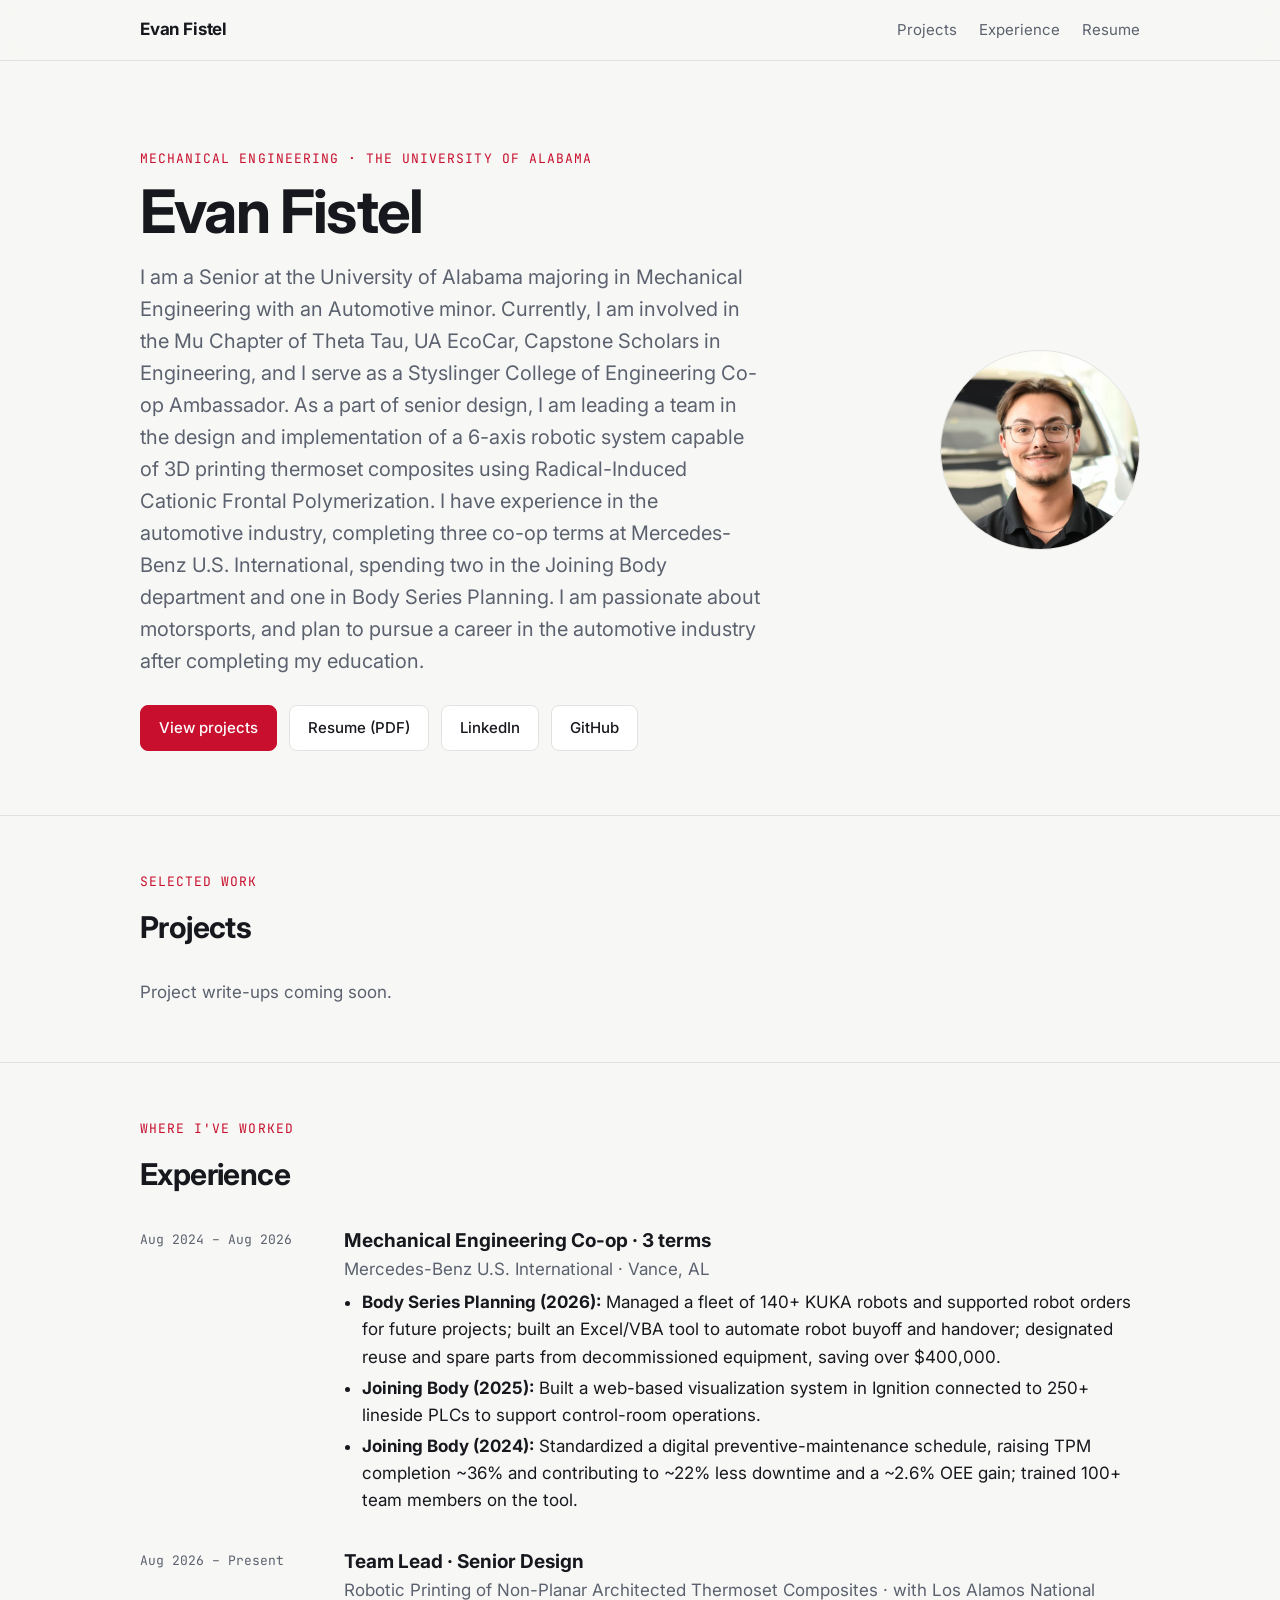
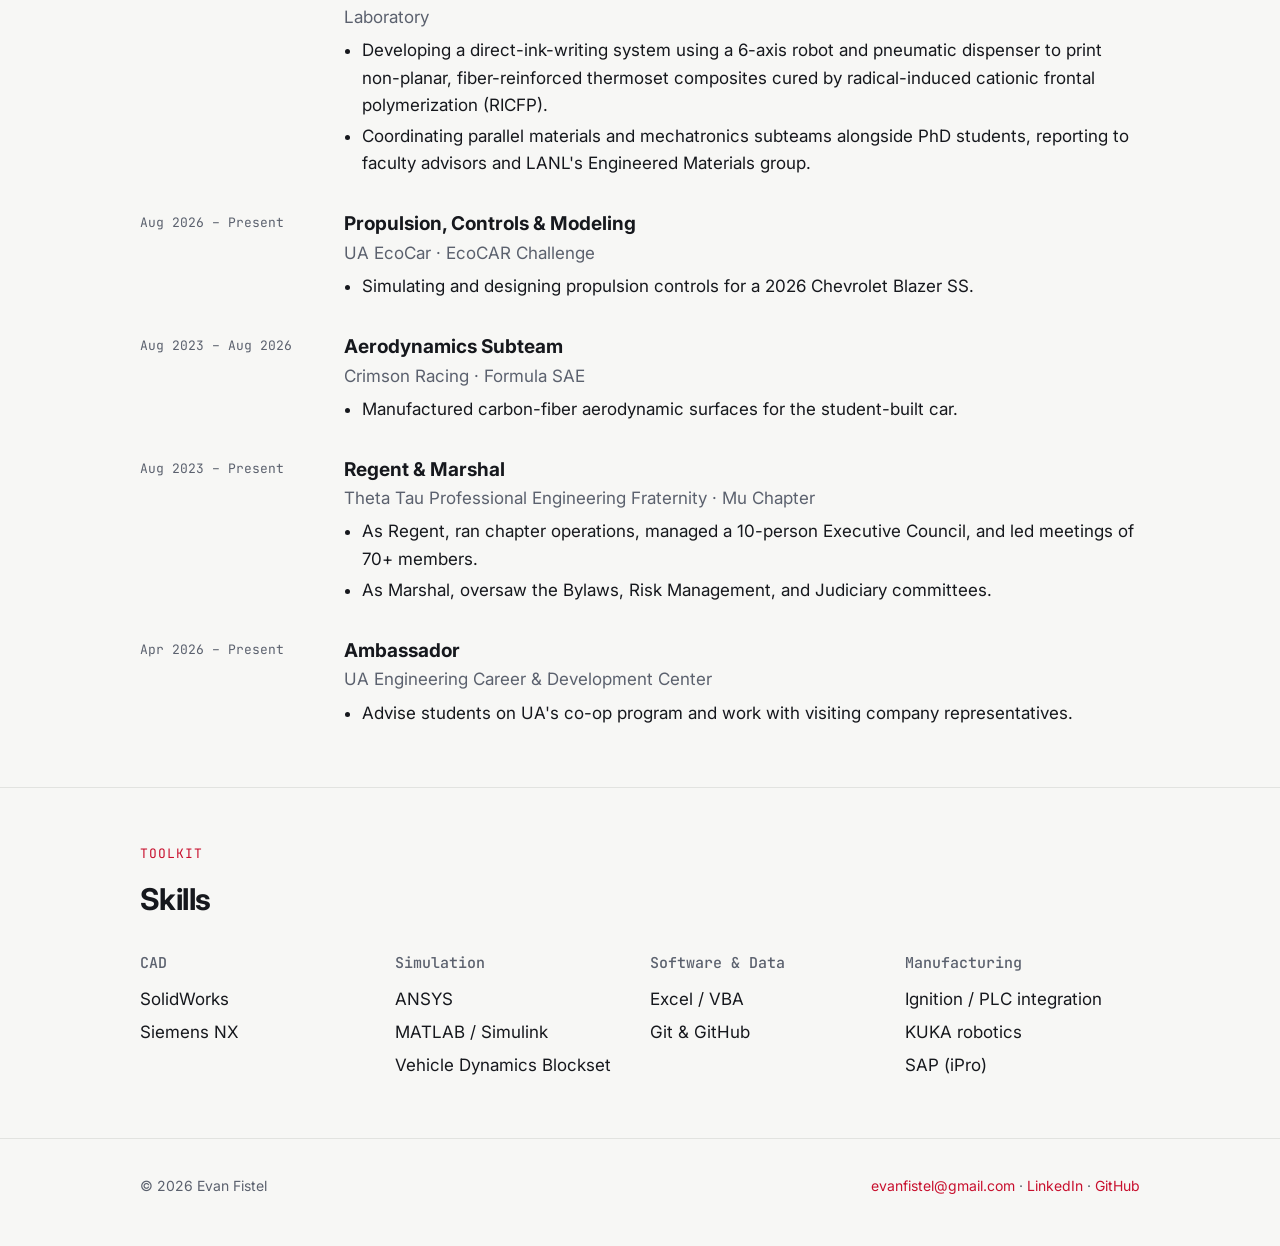
<file: index.html>
<!doctype html>
<html lang="en">
<head>
  <meta charset="utf-8">
  <meta name="viewport" content="width=device-width, initial-scale=1">
  <title>Evan Fistel — Mechanical Engineering</title>
  <meta name="description" content="Evan Fistel — Mechanical Engineering student at The University of Alabama. Vehicle dynamics, motorsport, CAD, FEA and simulation projects.">
  <link rel="preconnect" href="https://fonts.googleapis.com">
  <link rel="preconnect" href="https://fonts.gstatic.com" crossorigin>
  <link href="https://fonts.googleapis.com/css2?family=Inter:wght@400;500;700&family=JetBrains+Mono:wght@400;500&display=swap" rel="stylesheet">
  <link rel="stylesheet" href="assets/css/style.css">
</head>
<body>

<nav class="nav">
  <div class="wrap">
    <a class="brand" href="index.html">Evan Fistel</a>
    <ul>
      <li><a href="#projects">Projects</a></li>
      <li><a href="#experience">Experience</a></li>
      <li><a class="resume-link" href="assets/Evan_Fistel_Resume.pdf">Resume</a></li>
    </ul>
  </div>
</nav>

<header class="hero">
  <div class="wrap hero-grid">
    <div>
      <p class="eyebrow">Mechanical Engineering · The University of Alabama</p>
      <h1>Evan Fistel</h1>
      <p class="lead">
        I am a Senior at the University of Alabama majoring in Mechanical Engineering with an
        Automotive minor. Currently, I am involved in the Mu Chapter of Theta Tau, UA EcoCar,
        Capstone Scholars in Engineering, and I serve as a Styslinger College of Engineering Co-op
        Ambassador. As a part of senior design, I am leading a team in the design and implementation
        of a 6-axis robotic system capable of 3D printing thermoset composites using Radical-Induced
        Cationic Frontal Polymerization. I have experience in the automotive industry, completing
        three co-op terms at Mercedes-Benz U.S. International, spending two in the Joining Body
        department and one in Body Series Planning. I am passionate about motorsports, and plan to
        pursue a career in the automotive industry after completing my education.
      </p>
      <div class="links">
        <a class="btn primary" href="#projects">View projects</a>
        <a class="btn resume-link" href="assets/Evan_Fistel_Resume.pdf">Resume (PDF)</a>
        <a class="btn" href="https://www.linkedin.com/in/EvanFistel">LinkedIn</a>
        <a class="btn" href="https://github.com/evanfistel">GitHub</a>
      </div>
    </div>
    <!-- Drop your headshot at assets/img/headshot.jpg -->
    <img class="headshot" src="assets/img/headshot.jpg" alt="Evan Fistel" onerror="this.remove()">
  </div>
</header>

<main>

  <!-- ================= PROJECTS ================= -->
  <section id="projects">
    <div class="wrap">
      <p class="eyebrow">Selected work</p>
      <h2>Projects</h2>

      <!-- To add a project: copy one <a class="card"> block, point href at its page in /projects,
           and drop a 16:9 image in assets/img/. Delete any card you haven't built yet. -->
      <div class="grid">
        <!-- Project cards go here -->
      </div>
      <p style="color:var(--muted)">Project write-ups coming soon.</p>
    </div>
  </section>

  <!-- ================= EXPERIENCE ================= -->
  <section id="experience">
    <div class="wrap">
      <p class="eyebrow">Where I've worked</p>
      <h2>Experience</h2>

      <div class="timeline">

        <div class="role">
          <div class="when">Aug 2024 – Aug 2026</div>
          <div>
            <h3>Mechanical Engineering Co-op · 3 terms</h3>
            <p class="org">Mercedes-Benz U.S. International · Vance, AL</p>
            <ul>
              <li><strong>Body Series Planning (2026):</strong> Managed a fleet of 140+ KUKA robots and supported robot orders for future projects; built an Excel/VBA tool to automate robot buyoff and handover; designated reuse and spare parts from decommissioned equipment, saving over $400,000.</li>
              <li><strong>Joining Body (2025):</strong> Built a web-based visualization system in Ignition connected to 250+ lineside PLCs to support control-room operations.</li>
              <li><strong>Joining Body (2024):</strong> Standardized a digital preventive-maintenance schedule, raising TPM completion ~36% and contributing to ~22% less downtime and a ~2.6% OEE gain; trained 100+ team members on the tool.</li>
            </ul>
          </div>
        </div>

        <div class="role">
          <div class="when">Aug 2026 – Present</div>
          <div>
            <h3>Team Lead · Senior Design</h3>
            <p class="org">Robotic Printing of Non-Planar Architected Thermoset Composites · with Los Alamos National Laboratory</p>
            <ul>
              <li>Developing a direct-ink-writing system using a 6-axis robot and pneumatic dispenser to print non-planar, fiber-reinforced thermoset composites cured by radical-induced cationic frontal polymerization (RICFP).</li>
              <li>Coordinating parallel materials and mechatronics subteams alongside PhD students, reporting to faculty advisors and LANL's Engineered Materials group.</li>
            </ul>
          </div>
        </div>

        <div class="role">
          <div class="when">Aug 2026 – Present</div>
          <div>
            <h3>Propulsion, Controls &amp; Modeling</h3>
            <p class="org">UA EcoCar · EcoCAR Challenge</p>
            <ul>
              <li>Simulating and designing propulsion controls for a 2026 Chevrolet Blazer SS.</li>
            </ul>
          </div>
        </div>

        <div class="role">
          <div class="when">Aug 2023 – Aug 2026</div>
          <div>
            <h3>Aerodynamics Subteam</h3>
            <p class="org">Crimson Racing · Formula SAE</p>
            <ul>
              <li>Manufactured carbon-fiber aerodynamic surfaces for the student-built car.</li>
            </ul>
          </div>
        </div>

        <div class="role">
          <div class="when">Aug 2023 – Present</div>
          <div>
            <h3>Regent &amp; Marshal</h3>
            <p class="org">Theta Tau Professional Engineering Fraternity · Mu Chapter</p>
            <ul>
              <li>As Regent, ran chapter operations, managed a 10-person Executive Council, and led meetings of 70+ members.</li>
              <li>As Marshal, oversaw the Bylaws, Risk Management, and Judiciary committees.</li>
            </ul>
          </div>
        </div>

        <div class="role">
          <div class="when">Apr 2026 – Present</div>
          <div>
            <h3>Ambassador</h3>
            <p class="org">UA Engineering Career &amp; Development Center</p>
            <ul>
              <li>Advise students on UA's co-op program and work with visiting company representatives.</li>
            </ul>
          </div>
        </div>

      </div>
    </div>
  </section>

  <!-- ================= SKILLS ================= -->
  <section id="skills">
    <div class="wrap">
      <p class="eyebrow">Toolkit</p>
      <h2>Skills</h2>
      <div class="skills">
        <div class="skill-group">
          <h3>CAD</h3>
          <ul><li>SolidWorks</li><li>Siemens NX</li></ul>
        </div>
        <div class="skill-group">
          <h3>Simulation</h3>
          <ul><li>ANSYS</li><li>MATLAB / Simulink</li><li>Vehicle Dynamics Blockset</li></ul>
        </div>
        <div class="skill-group">
          <h3>Software &amp; Data</h3>
          <ul><li>Excel / VBA</li><li>Git &amp; GitHub</li></ul>
        </div>
        <div class="skill-group">
          <h3>Manufacturing</h3>
          <ul><li>Ignition / PLC integration</li><li>KUKA robotics</li><li>SAP (iPro)</li></ul>
        </div>
      </div>
    </div>
  </section>


</main>

<footer>
  <div class="wrap">
    <span>© 2026 Evan Fistel</span>
    <span>
      <a href="mailto:evanfistel@gmail.com">evanfistel@gmail.com</a> ·
      <a href="https://www.linkedin.com/in/EvanFistel">LinkedIn</a> ·
      <a href="https://github.com/evanfistel">GitHub</a>
    </span>
  </div>
</footer>

<script>
  // Hide resume links until assets/Evan_Fistel_Resume.pdf is uploaded
  fetch('assets/Evan_Fistel_Resume.pdf', {method:'HEAD'}).then(r => {
    if (!r.ok) document.querySelectorAll('.resume-link').forEach(a => (a.closest('li') || a).remove());
  }).catch(() => {});
</script>
</body>
</html>
</file>
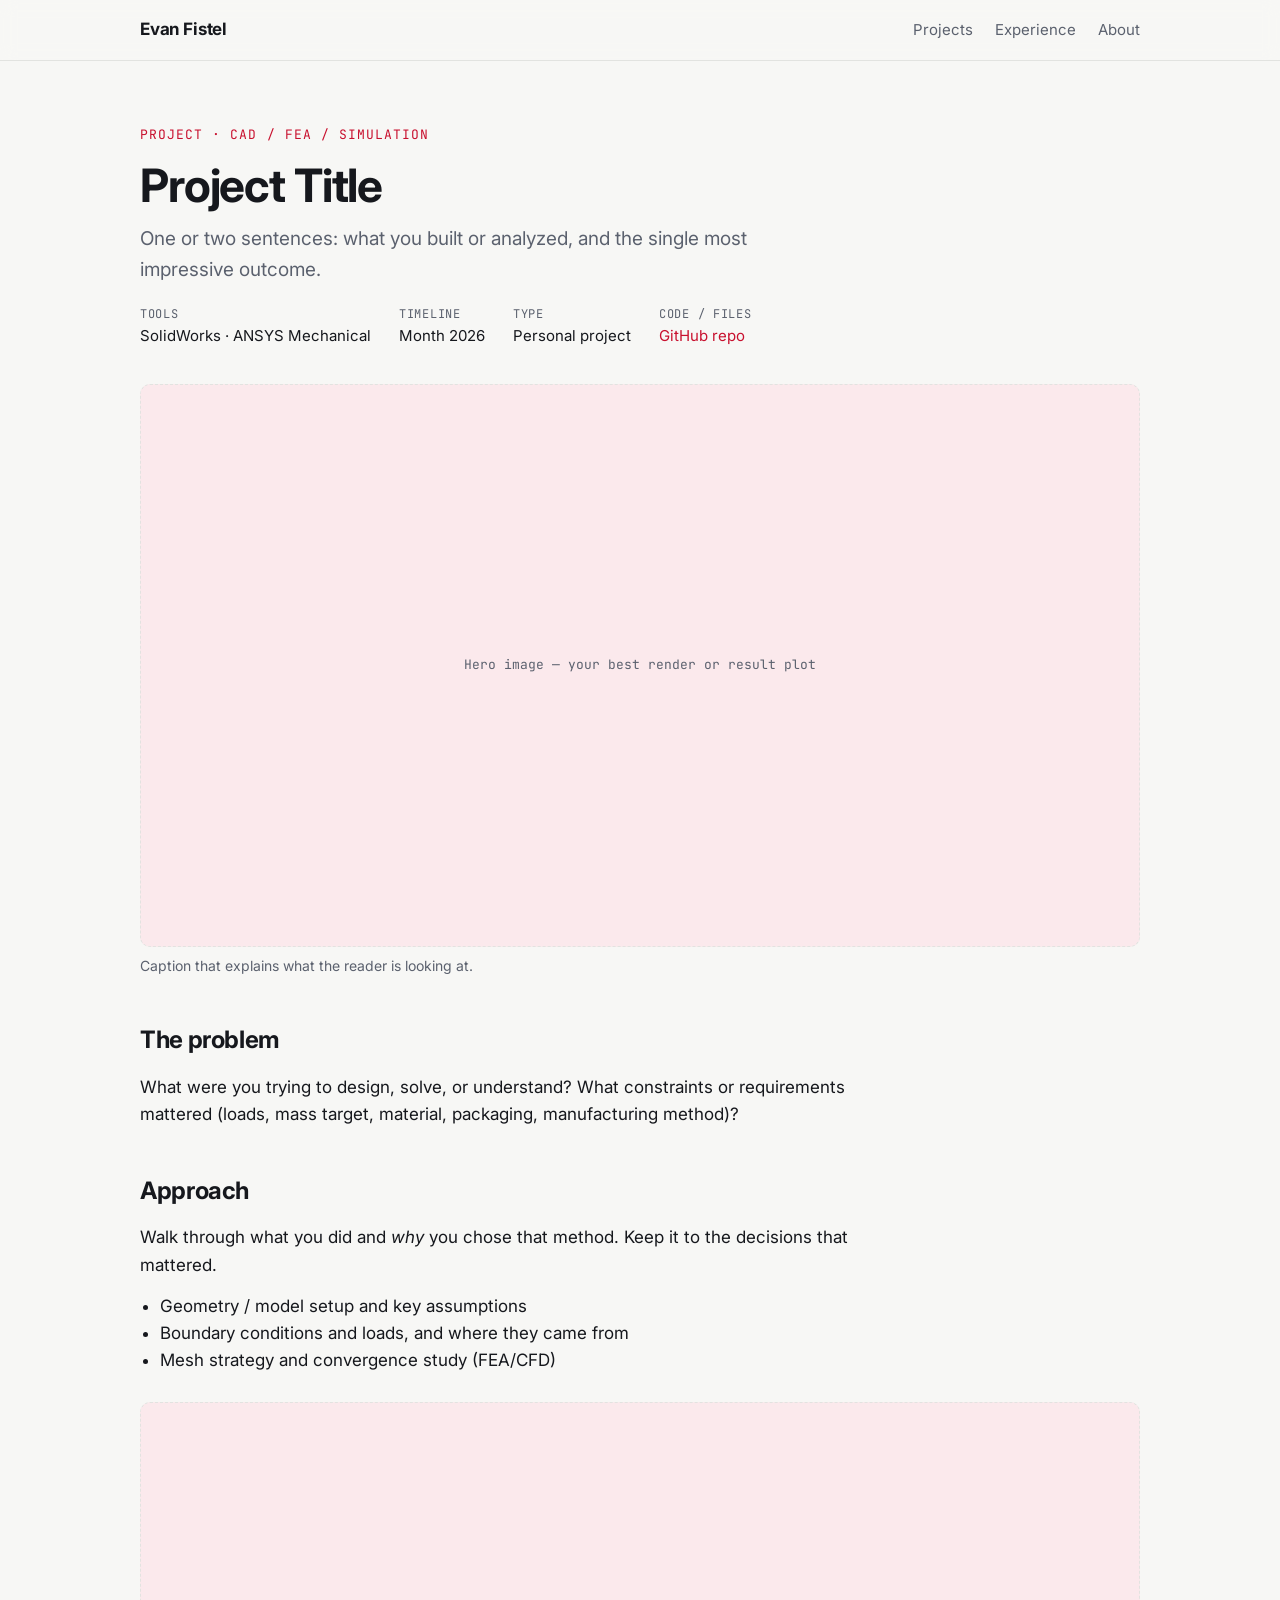
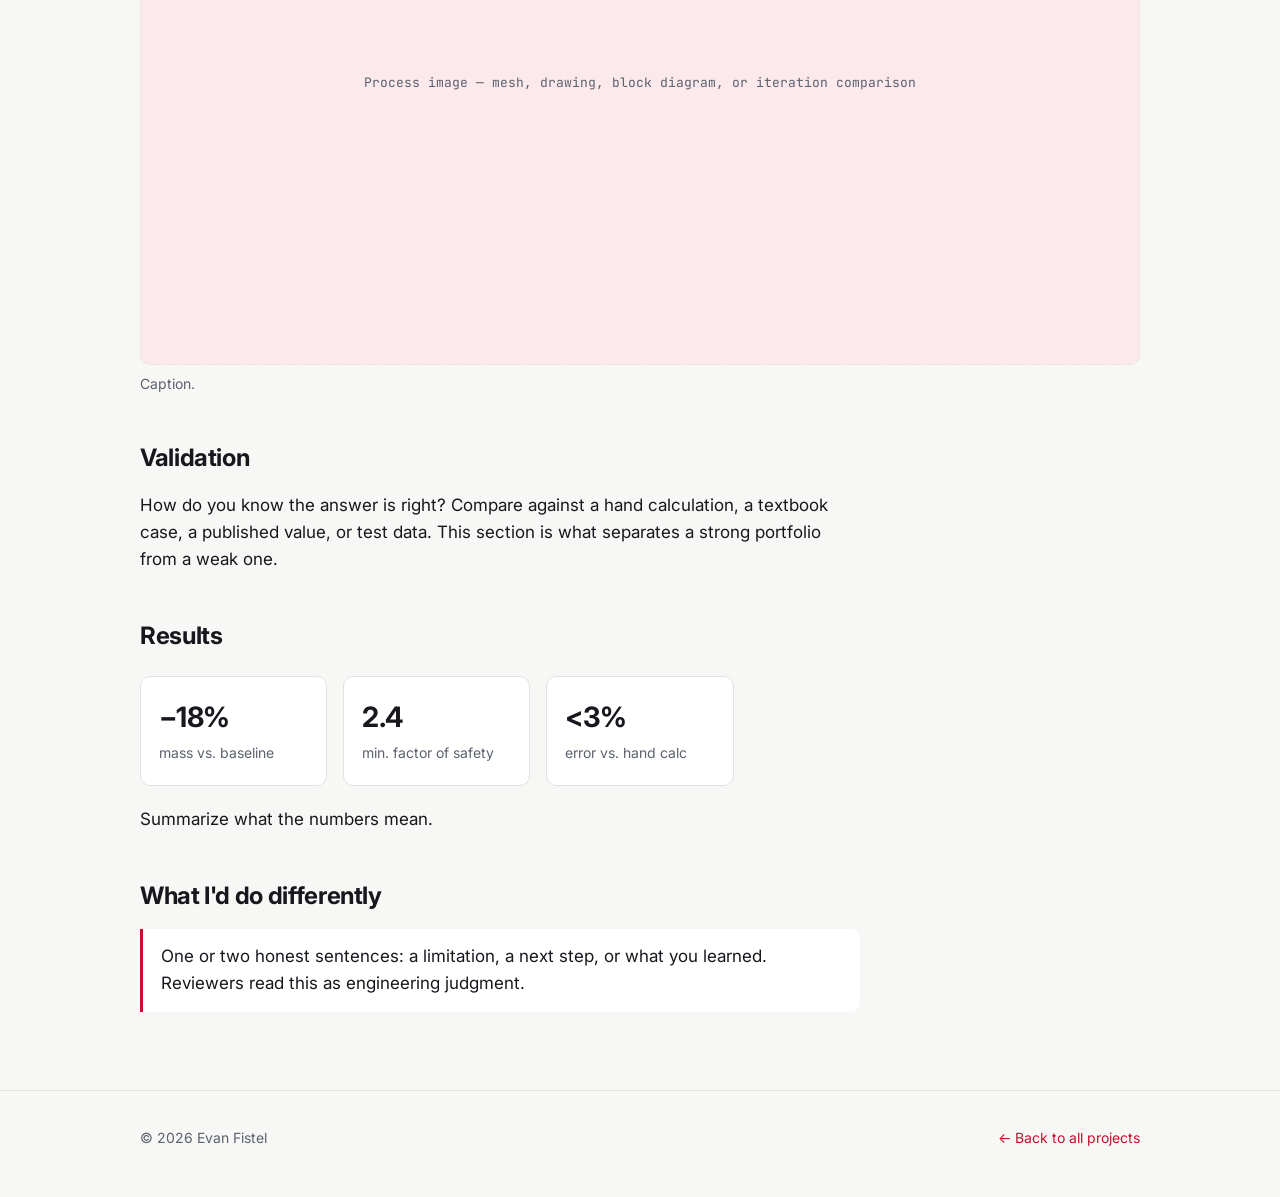
<file: projects/_template.html>
<!doctype html>
<html lang="en">
<head>
  <meta charset="utf-8">
  <meta name="viewport" content="width=device-width, initial-scale=1">
  <!-- 1. Change the title -->
  <title>Project Title — Evan Fistel</title>
  <link rel="preconnect" href="https://fonts.googleapis.com">
  <link rel="preconnect" href="https://fonts.gstatic.com" crossorigin>
  <link href="https://fonts.googleapis.com/css2?family=Inter:wght@400;500;700&family=JetBrains+Mono:wght@400;500&display=swap" rel="stylesheet">
  <link rel="stylesheet" href="../assets/css/style.css">
</head>
<body>

<!--
  HOW TO USE THIS TEMPLATE
  1. Copy this file and rename it (e.g. projects/upright-fea.html). Keep _template.html untouched.
  2. Fill in each section. Delete the placeholder <div class="placeholder"> blocks and
     replace them with <img src="../assets/img/your-image.png" alt="describe it">.
  3. Add a card for it on index.html.
  Rule of thumb: a recruiter should get the whole story from the headings, images and results alone.
-->

<nav class="nav">
  <div class="wrap">
    <a class="brand" href="../index.html">Evan Fistel</a>
    <ul>
      <li><a href="../index.html#projects">Projects</a></li>
      <li><a href="../index.html#experience">Experience</a></li>
      <li><a href="../index.html#about">About</a></li>
    </ul>
  </div>
</nav>

<article class="article">
  <div class="wrap">
    <header>
      <p class="eyebrow">Project · CAD / FEA / Simulation</p>
      <h1>Project Title</h1>
      <p class="lead" style="font-size:19px;color:var(--muted);max-width:700px">
        One or two sentences: what you built or analyzed, and the single most impressive outcome.
      </p>
      <div class="meta">
        <div><span>Tools</span>SolidWorks · ANSYS Mechanical</div>
        <div><span>Timeline</span>Month 2026</div>
        <div><span>Type</span>Personal project</div>
        <div><span>Code / files</span><a href="https://github.com/evanfistel/REPO">GitHub repo</a></div>
      </div>
    </header>

    <figure>
      <div class="placeholder">Hero image — your best render or result plot</div>
      <figcaption>Caption that explains what the reader is looking at.</figcaption>
    </figure>

    <h2>The problem</h2>
    <p>What were you trying to design, solve, or understand? What constraints or requirements mattered
       (loads, mass target, material, packaging, manufacturing method)?</p>

    <h2>Approach</h2>
    <p>Walk through what you did and <em>why</em> you chose that method. Keep it to the decisions that mattered.</p>
    <ul>
      <li>Geometry / model setup and key assumptions</li>
      <li>Boundary conditions and loads, and where they came from</li>
      <li>Mesh strategy and convergence study (FEA/CFD)</li>
    </ul>

    <figure>
      <div class="placeholder">Process image — mesh, drawing, block diagram, or iteration comparison</div>
      <figcaption>Caption.</figcaption>
    </figure>

    <h2>Validation</h2>
    <p>How do you know the answer is right? Compare against a hand calculation, a textbook case,
       a published value, or test data. This section is what separates a strong portfolio from a weak one.</p>

    <h2>Results</h2>
    <div class="results">
      <div class="stat"><b>−18%</b><span>mass vs. baseline</span></div>
      <div class="stat"><b>2.4</b><span>min. factor of safety</span></div>
      <div class="stat"><b>&lt;3%</b><span>error vs. hand calc</span></div>
    </div>
    <p>Summarize what the numbers mean.</p>

    <h2>What I'd do differently</h2>
    <p class="note">One or two honest sentences: a limitation, a next step, or what you learned.
       Reviewers read this as engineering judgment.</p>
  </div>
</article>

<footer>
  <div class="wrap">
    <span>© 2026 Evan Fistel</span>
    <span><a href="../index.html">← Back to all projects</a></span>
  </div>
</footer>

</body>
</html>
</file>
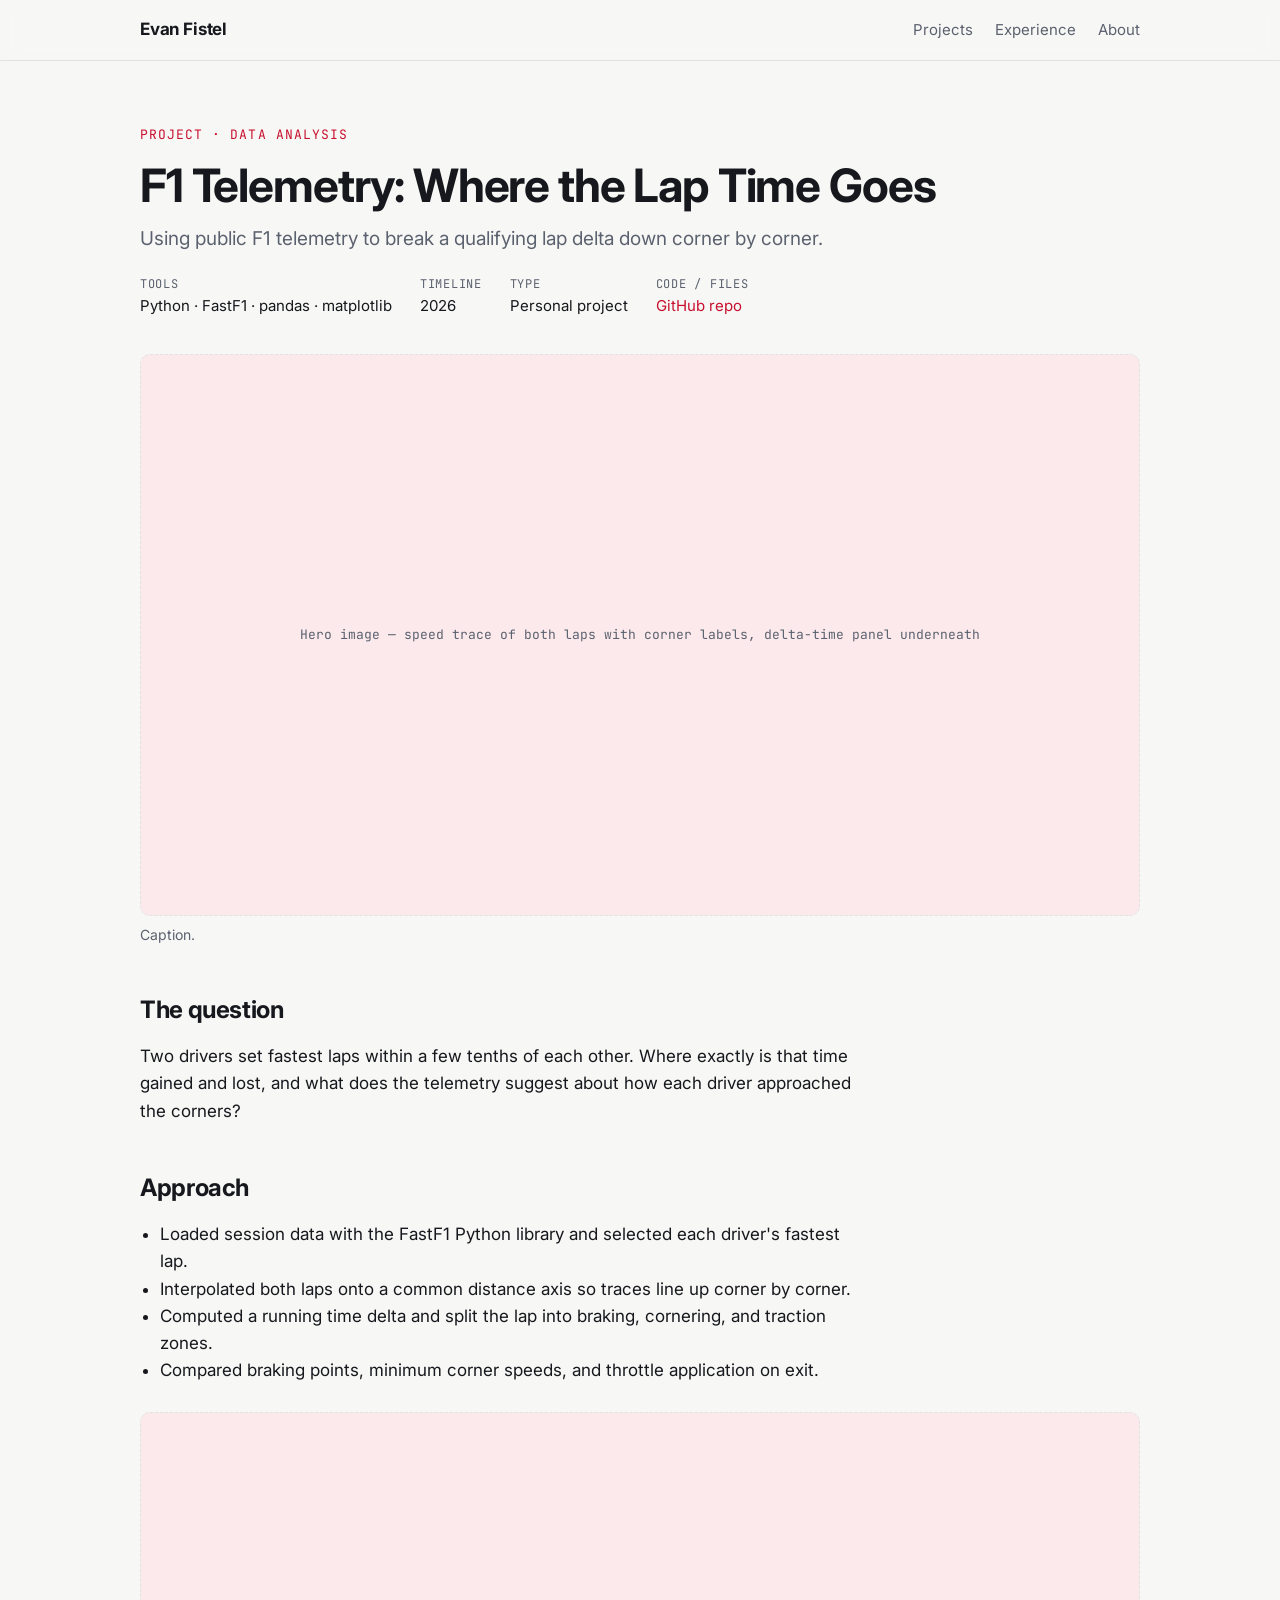
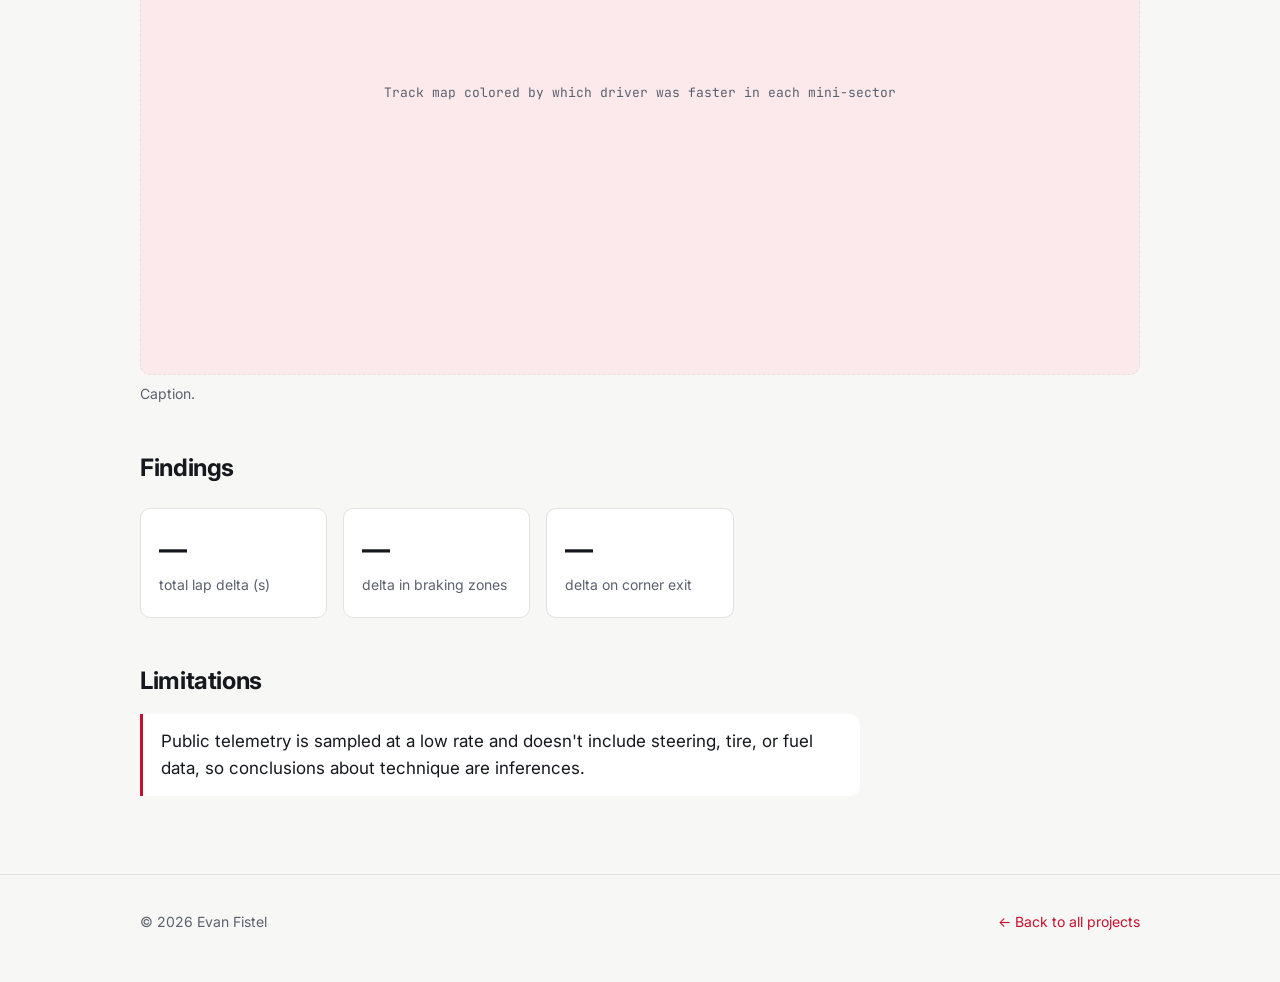
<file: projects/f1-telemetry-comparison.html>
<!doctype html>
<html lang="en">
<head>
  <meta charset="utf-8">
  <meta name="viewport" content="width=device-width, initial-scale=1">
  <title>F1 Telemetry: Where the Lap Time Goes — Evan Fistel</title>
  <link rel="preconnect" href="https://fonts.googleapis.com">
  <link rel="preconnect" href="https://fonts.gstatic.com" crossorigin>
  <link href="https://fonts.googleapis.com/css2?family=Inter:wght@400;500;700&family=JetBrains+Mono:wght@400;500&display=swap" rel="stylesheet">
  <link rel="stylesheet" href="../assets/css/style.css">
</head>
<body>


<nav class="nav">
  <div class="wrap">
    <a class="brand" href="../index.html">Evan Fistel</a>
    <ul>
      <li><a href="../index.html#projects">Projects</a></li>
      <li><a href="../index.html#experience">Experience</a></li>
      <li><a href="../index.html#about">About</a></li>
    </ul>
  </div>
</nav>

<article class="article">
  <div class="wrap">
    <header>
      <p class="eyebrow">Project · Data Analysis</p>
      <h1>F1 Telemetry: Where the Lap Time Goes</h1>
      <p class="lead" style="font-size:19px;color:var(--muted);max-width:700px">
        Using public F1 telemetry to break a qualifying lap delta down corner by corner.
      </p>
      <div class="meta">
        <div><span>Tools</span>Python · FastF1 · pandas · matplotlib</div>
        <div><span>Timeline</span>2026</div>
        <div><span>Type</span>Personal project</div>
        <div><span>Code / files</span><a href="https://github.com/evanfistel/REPO">GitHub repo</a></div>
      </div>
    </header>

    <figure>
      <div class="placeholder">Hero image — speed trace of both laps with corner labels, delta-time panel underneath</div>
      <figcaption>Caption.</figcaption>
    </figure>

    <h2>The question</h2>
    <p>Two drivers set fastest laps within a few tenths of each other. Where exactly is that time gained and lost,
       and what does the telemetry suggest about how each driver approached the corners?</p>

    <h2>Approach</h2>
    <ul>
      <li>Loaded session data with the FastF1 Python library and selected each driver's fastest lap.</li>
      <li>Interpolated both laps onto a common distance axis so traces line up corner by corner.</li>
      <li>Computed a running time delta and split the lap into braking, cornering, and traction zones.</li>
      <li>Compared braking points, minimum corner speeds, and throttle application on exit.</li>
    </ul>

    <figure>
      <div class="placeholder">Track map colored by which driver was faster in each mini-sector</div>
      <figcaption>Caption.</figcaption>
    </figure>

    <h2>Findings</h2>
    <div class="results">
      <div class="stat"><b>—</b><span>total lap delta (s)</span></div>
      <div class="stat"><b>—</b><span>delta in braking zones</span></div>
      <div class="stat"><b>—</b><span>delta on corner exit</span></div>
    </div>
    <p><!-- TODO: the story the data tells --></p>

    <h2>Limitations</h2>
    <p class="note">Public telemetry is sampled at a low rate and doesn't include steering, tire, or fuel data, so
       conclusions about technique are inferences. <!-- TODO: what you'd add next --></p>
  </div>
</article>

<footer>
  <div class="wrap">
    <span>© 2026 Evan Fistel</span>
    <span><a href="../index.html">← Back to all projects</a></span>
  </div>
</footer>

</body>
</html>
</file>
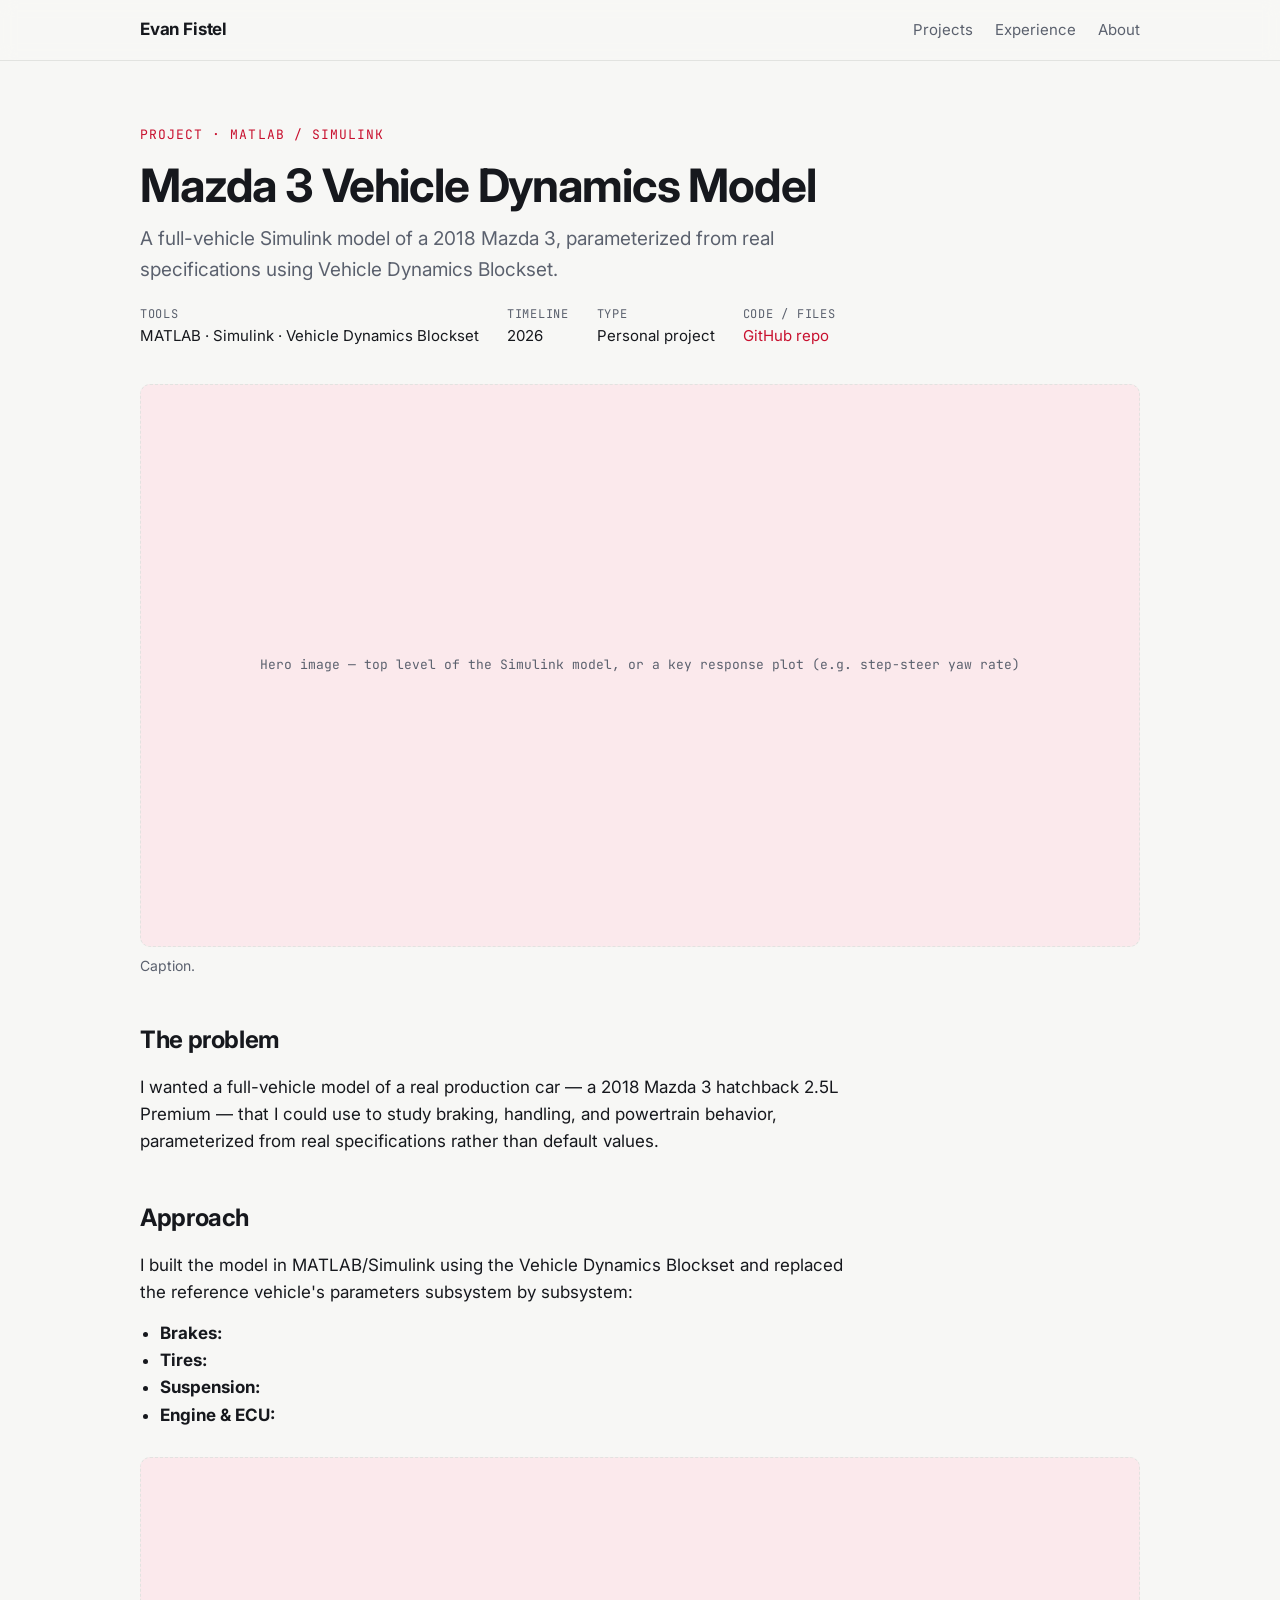
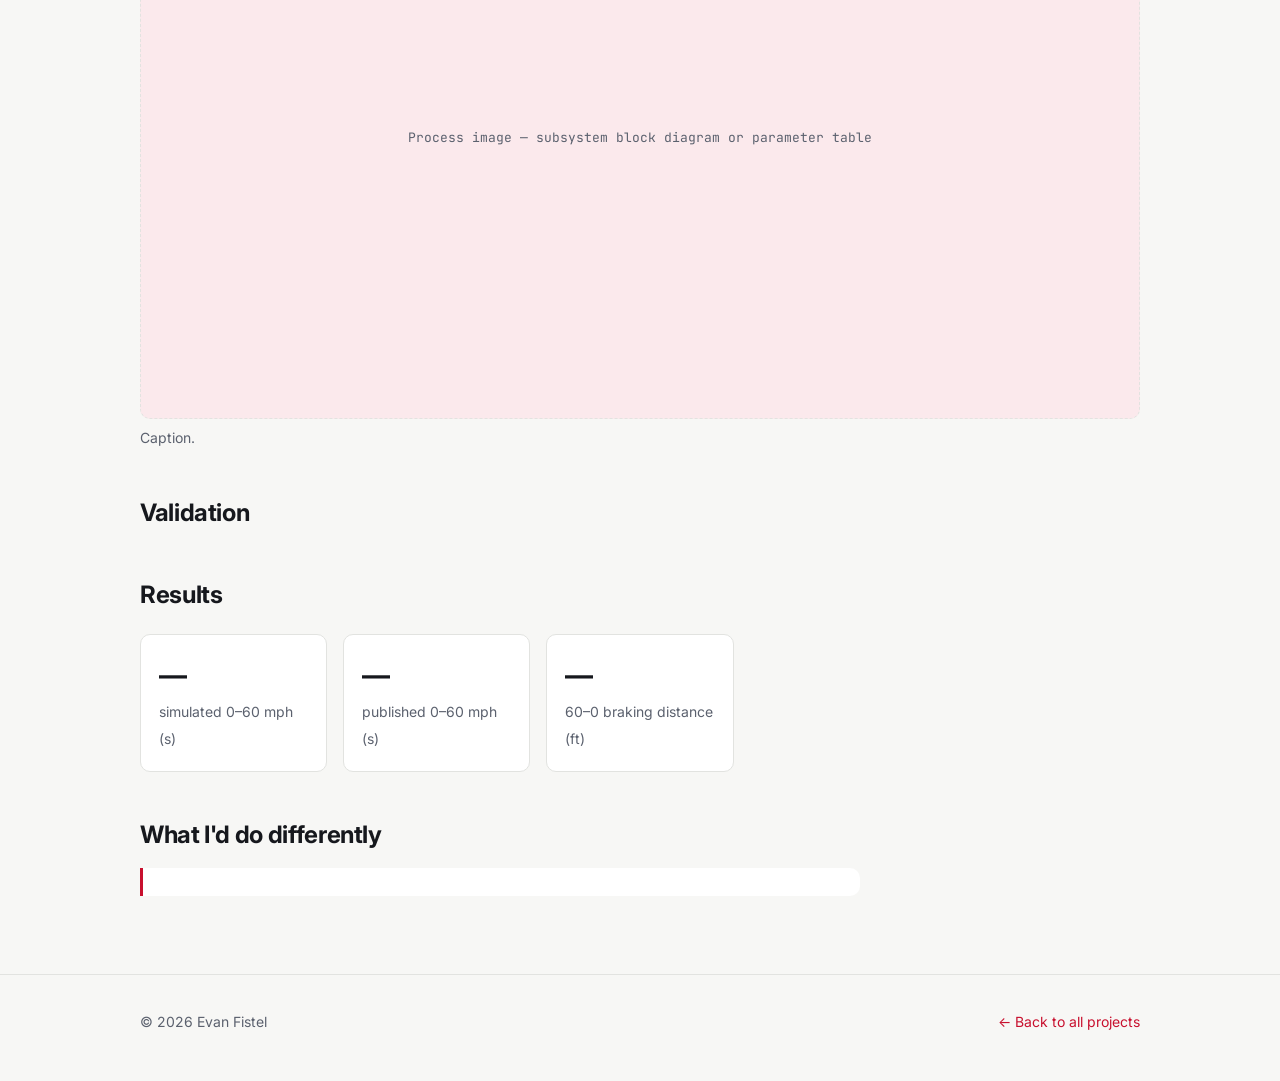
<file: projects/mazda3-vehicle-model.html>
<!doctype html>
<html lang="en">
<head>
  <meta charset="utf-8">
  <meta name="viewport" content="width=device-width, initial-scale=1">
  <title>Mazda 3 Vehicle Dynamics Model — Evan Fistel</title>
  <link rel="preconnect" href="https://fonts.googleapis.com">
  <link rel="preconnect" href="https://fonts.gstatic.com" crossorigin>
  <link href="https://fonts.googleapis.com/css2?family=Inter:wght@400;500;700&family=JetBrains+Mono:wght@400;500&display=swap" rel="stylesheet">
  <link rel="stylesheet" href="../assets/css/style.css">
</head>
<body>


<nav class="nav">
  <div class="wrap">
    <a class="brand" href="../index.html">Evan Fistel</a>
    <ul>
      <li><a href="../index.html#projects">Projects</a></li>
      <li><a href="../index.html#experience">Experience</a></li>
      <li><a href="../index.html#about">About</a></li>
    </ul>
  </div>
</nav>

<article class="article">
  <div class="wrap">
    <header>
      <p class="eyebrow">Project · MATLAB / Simulink</p>
      <h1>Mazda 3 Vehicle Dynamics Model</h1>
      <p class="lead" style="font-size:19px;color:var(--muted);max-width:700px">
        A full-vehicle Simulink model of a 2018 Mazda 3, parameterized from real specifications using Vehicle Dynamics Blockset.
      </p>
      <div class="meta">
        <div><span>Tools</span>MATLAB · Simulink · Vehicle Dynamics Blockset</div>
        <div><span>Timeline</span>2026</div>
        <div><span>Type</span>Personal project</div>
        <div><span>Code / files</span><a href="https://github.com/evanfistel/REPO">GitHub repo</a></div>
      </div>
    </header>

    <figure>
      <div class="placeholder">Hero image — top level of the Simulink model, or a key response plot (e.g. step-steer yaw rate)</div>
      <figcaption>Caption.</figcaption>
    </figure>

    <h2>The problem</h2>
    <p>I wanted a full-vehicle model of a real production car — a 2018 Mazda 3 hatchback 2.5L Premium — that I could
       use to study braking, handling, and powertrain behavior, parameterized from real specifications rather than default values.</p>

    <h2>Approach</h2>
    <p>I built the model in MATLAB/Simulink using the Vehicle Dynamics Blockset and replaced the reference vehicle's parameters subsystem by subsystem:</p>
    <ul>
      <li><strong>Brakes:</strong> <!-- TODO: rotor/caliper sizes, bias, sources --></li>
      <li><strong>Tires:</strong> <!-- TODO: tire size, model used, how coefficients were chosen --></li>
      <li><strong>Suspension:</strong> <!-- TODO: geometry, spring/damper rates, sources --></li>
      <li><strong>Engine &amp; ECU:</strong> <!-- TODO: torque curve source, mapping --></li>
    </ul>

    <figure>
      <div class="placeholder">Process image — subsystem block diagram or parameter table</div>
      <figcaption>Caption.</figcaption>
    </figure>

    <h2>Validation</h2>
    <p><!-- TODO: compare a simulated result to a published figure, e.g. 0–60 mph time or 60–0 braking distance from a road test --></p>

    <h2>Results</h2>
    <div class="results">
      <div class="stat"><b>—</b><span>simulated 0–60 mph (s)</span></div>
      <div class="stat"><b>—</b><span>published 0–60 mph (s)</span></div>
      <div class="stat"><b>—</b><span>60–0 braking distance (ft)</span></div>
    </div>
    <p><!-- TODO: what the comparison shows --></p>

    <h2>What I'd do differently</h2>
    <p class="note"><!-- TODO --></p>
  </div>
</article>

<footer>
  <div class="wrap">
    <span>© 2026 Evan Fistel</span>
    <span><a href="../index.html">← Back to all projects</a></span>
  </div>
</footer>

</body>
</html>
</file>
<file: assets/css/style.css>
/* ==========================================================
   Evan Fistel — portfolio styles
   Edit the tokens in :root to change colors site-wide.
   ========================================================== */

:root {
  --bg: #f7f7f5;
  --surface: #ffffff;
  --text: #16181d;
  --muted: #5b616e;
  --line: #e2e3e0;
  --accent: #c8102e;          /* crimson — swap freely */
  --accent-soft: #fbe9ec;
  --mono: "JetBrains Mono", ui-monospace, SFMono-Regular, Menlo, monospace;
  --sans: "Inter", system-ui, -apple-system, "Segoe UI", Roboto, sans-serif;
  --radius: 10px;
  --max: 1040px;
}

@media (prefers-color-scheme: dark) {
  :root {
    --bg: #111317;
    --surface: #181b21;
    --text: #e9eaed;
    --muted: #9aa0ac;
    --line: #2a2e36;
    --accent: #ff4d63;
    --accent-soft: #2a171b;
  }
}

* { box-sizing: border-box; margin: 0; padding: 0; }

html { scroll-behavior: smooth; }

body {
  background: var(--bg);
  color: var(--text);
  font-family: var(--sans);
  font-size: 17px;
  line-height: 1.6;
  -webkit-font-smoothing: antialiased;
}

a { color: var(--accent); text-decoration: none; }
a:hover { text-decoration: underline; }

img { max-width: 100%; display: block; border-radius: var(--radius); }

.wrap { max-width: var(--max); margin: 0 auto; padding: 0 20px; }

/* ---------- Nav ---------- */
.nav {
  position: sticky; top: 0; z-index: 10;
  background: color-mix(in srgb, var(--bg) 88%, transparent);
  backdrop-filter: blur(8px);
  border-bottom: 1px solid var(--line);
}
.nav .wrap {
  display: flex; align-items: center; justify-content: space-between;
  height: 60px; gap: 16px;
}
.nav .brand { font-weight: 700; color: var(--text); letter-spacing: -0.01em; }
.nav ul { list-style: none; display: flex; gap: 22px; flex-wrap: wrap; }
.nav ul a { color: var(--muted); font-size: 15px; }
.nav ul a:hover, .nav ul a.active { color: var(--text); text-decoration: none; }

/* ---------- Labels ---------- */
.eyebrow {
  font-family: var(--mono);
  font-size: 13px;
  letter-spacing: 0.08em;
  text-transform: uppercase;
  color: var(--accent);
  margin-bottom: 10px;
}

/* ---------- Hero ---------- */
.hero { padding: 88px 0 64px; }
.hero-grid {
  display: grid; grid-template-columns: 1fr 200px; gap: 48px; align-items: center;
}
.hero h1 {
  font-size: clamp(38px, 6vw, 60px);
  line-height: 1.05; letter-spacing: -0.03em; margin-bottom: 18px;
}
.hero p.lead { font-size: 20px; color: var(--muted); max-width: 620px; }
.hero .headshot {
  width: 200px; height: 200px; object-fit: cover; border-radius: 50%;
  border: 1px solid var(--line); background: var(--surface);
}
.links { display: flex; gap: 12px; flex-wrap: wrap; margin-top: 28px; }
.btn {
  display: inline-block; padding: 10px 18px; border-radius: 8px;
  border: 1px solid var(--line); color: var(--text); background: var(--surface);
  font-size: 15px; font-weight: 500;
}
.btn:hover { border-color: var(--text); text-decoration: none; }
.btn.primary { background: var(--accent); border-color: var(--accent); color: #fff; }
.btn.primary:hover { filter: brightness(1.08); }

/* ---------- Sections ---------- */
section { padding: 56px 0; border-top: 1px solid var(--line); }
section h2 { font-size: 30px; letter-spacing: -0.02em; margin-bottom: 28px; }
.prose p { max-width: 700px; margin-bottom: 16px; }

/* ---------- Project cards ---------- */
.grid { display: grid; grid-template-columns: repeat(auto-fill, minmax(300px, 1fr)); gap: 20px; }
.card {
  background: var(--surface); border: 1px solid var(--line); border-radius: var(--radius);
  overflow: hidden; display: flex; flex-direction: column; color: var(--text);
  transition: transform .15s ease, border-color .15s ease;
}
a.card:hover { transform: translateY(-3px); border-color: var(--muted); text-decoration: none; }
.card .thumb {
  aspect-ratio: 16 / 9; background: var(--accent-soft); border-radius: 0;
  display: flex; align-items: center; justify-content: center;
  font-family: var(--mono); font-size: 13px; color: var(--muted);
}
.card .thumb img { width: 100%; height: 100%; object-fit: cover; border-radius: 0; }
.card .body { padding: 18px 20px 22px; display: flex; flex-direction: column; gap: 8px; flex: 1; }
.card h3 { font-size: 19px; letter-spacing: -0.01em; }
.card p { color: var(--muted); font-size: 15px; }
.tags { display: flex; flex-wrap: wrap; gap: 6px; margin-top: auto; padding-top: 8px; }
.tag {
  font-family: var(--mono); font-size: 12px; padding: 3px 8px;
  border: 1px solid var(--line); border-radius: 999px; color: var(--muted);
}
.status { font-family: var(--mono); font-size: 12px; color: var(--accent); }

/* ---------- Experience timeline ---------- */
.timeline { display: flex; flex-direction: column; gap: 28px; }
.role { display: grid; grid-template-columns: 180px 1fr; gap: 24px; }
.role .when { font-family: var(--mono); font-size: 13px; color: var(--muted); padding-top: 4px; }
.role h3 { font-size: 19px; }
.role .org { color: var(--muted); margin-bottom: 6px; }
.role ul { padding-left: 18px; color: var(--text); }
.role li { margin-bottom: 4px; }

/* ---------- Skills ---------- */
.skills { display: grid; grid-template-columns: repeat(auto-fill, minmax(220px, 1fr)); gap: 20px; }
.skill-group h3 { font-size: 15px; font-family: var(--mono); color: var(--muted); font-weight: 500; margin-bottom: 8px; }
.skill-group ul { list-style: none; }
.skill-group li { padding: 3px 0; }

/* ---------- Project write-up page ---------- */
.article { padding: 64px 0; }
.article header { margin-bottom: 36px; }
.article h1 { font-size: clamp(32px, 5vw, 46px); line-height: 1.1; letter-spacing: -0.025em; margin-bottom: 14px; }
.meta { display: flex; flex-wrap: wrap; gap: 8px 28px; margin: 20px 0; font-size: 15px; }
.meta div span { display: block; font-family: var(--mono); font-size: 12px; color: var(--muted); text-transform: uppercase; letter-spacing: .06em; }
.article h2 { font-size: 24px; margin: 44px 0 14px; letter-spacing: -0.015em; }
.article p, .article ul { max-width: 720px; margin-bottom: 14px; }
.article ul { padding-left: 20px; }
figure { margin: 28px 0; }
figure .placeholder {
  aspect-ratio: 16 / 9; background: var(--accent-soft); border: 1px dashed var(--line);
  border-radius: var(--radius); display: flex; align-items: center; justify-content: center;
  font-family: var(--mono); font-size: 13px; color: var(--muted); text-align: center; padding: 20px;
}
figcaption { font-size: 14px; color: var(--muted); margin-top: 8px; }
.results {
  display: grid; grid-template-columns: repeat(auto-fill, minmax(180px, 1fr)); gap: 16px; margin: 20px 0;
}
.stat { background: var(--surface); border: 1px solid var(--line); border-radius: var(--radius); padding: 18px; }
.stat b { display: block; font-size: 28px; letter-spacing: -0.02em; }
.stat span { font-size: 14px; color: var(--muted); }
.note {
  border-left: 3px solid var(--accent); background: var(--surface);
  padding: 14px 18px; border-radius: 0 var(--radius) var(--radius) 0; max-width: 720px;
}

/* ---------- Footer ---------- */
footer { border-top: 1px solid var(--line); padding: 36px 0 48px; color: var(--muted); font-size: 14px; }
footer .wrap { display: flex; justify-content: space-between; gap: 16px; flex-wrap: wrap; }

/* ---------- Mobile ---------- */
@media (max-width: 720px) {
  .hero { padding: 56px 0 40px; }
  .hero-grid { grid-template-columns: 1fr; gap: 28px; }
  .hero .headshot { width: 120px; height: 120px; order: -1; }
  .role { grid-template-columns: 1fr; gap: 4px; }
  .nav ul { gap: 14px; }
  .nav .brand { display: none; }
}
</file>
